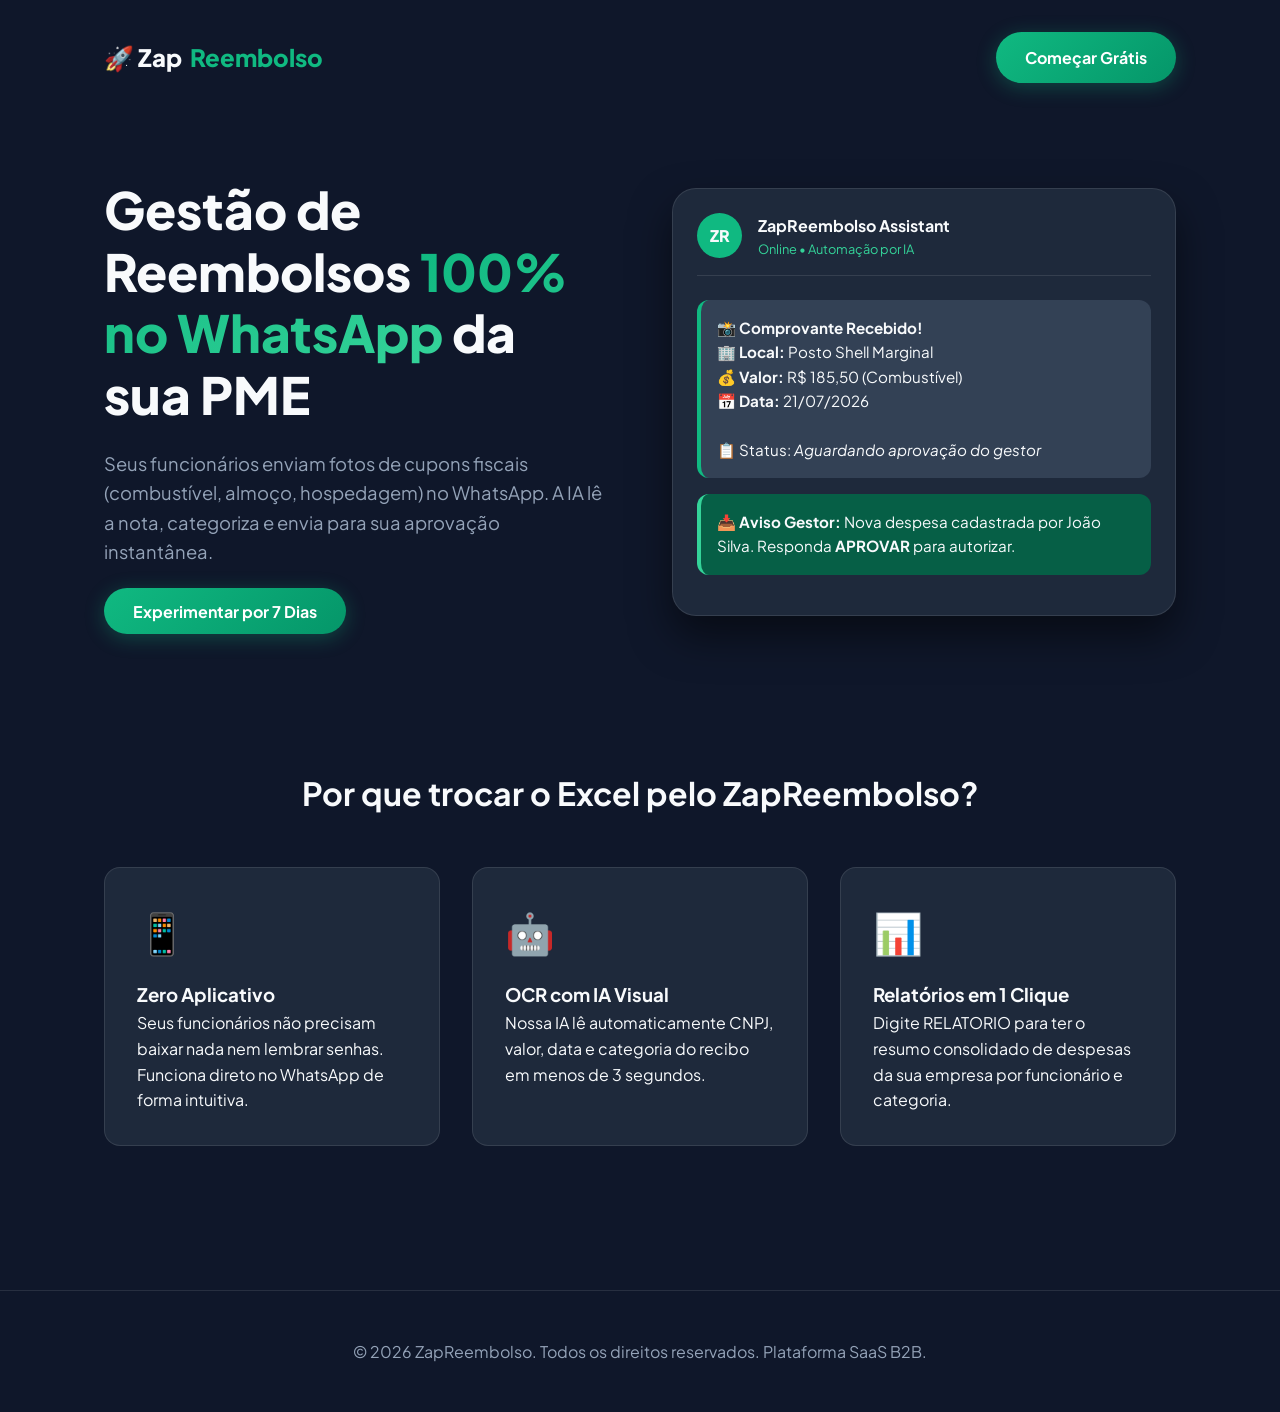
<file: app/static/index.html>
<!DOCTYPE html>
<html lang="pt-BR">
<head>
    <meta charset="UTF-8">
    <meta name="viewport" content="width=device-width, initial-scale=1.0">
    <title>ZapReembolso - Gestão de Despesas e Comprovantes no WhatsApp</title>
    <link rel="preconnect" href="https://fonts.googleapis.com">
    <link rel="preconnect" href="https://fonts.gstatic.com" crossorigin>
    <link href="https://fonts.googleapis.com/css2?family=Plus+Jakarta+Sans:wght@400;600;700;800&display=swap" rel="stylesheet">
    <style>
        :root {
            --bg-dark: #0f172a;
            --card-bg: #1e293b;
            --primary: #10b981;
            --primary-hover: #059669;
            --text-main: #f8fafc;
            --text-muted: #94a3b8;
            --border-color: rgba(255, 255, 255, 0.1);
        }

        * {
            margin: 0;
            padding: 0;
            box-sizing: border-box;
            font-family: 'Plus Jakarta Sans', sans-serif;
        }

        body {
            background-color: var(--bg-dark);
            color: var(--text-main);
            line-height: 1.6;
            overflow-x: hidden;
        }

        header {
            display: flex;
            justify-content: space-between;
            align-items: center;
            padding: 2rem 5%;
            max-width: 1200px;
            margin: 0 auto;
        }

        .logo {
            font-size: 1.5rem;
            font-weight: 800;
            color: var(--text-main);
            display: flex;
            align-items: center;
            gap: 0.5rem;
        }

        .logo span {
            color: var(--primary);
        }

        .btn-primary {
            background: linear-gradient(135deg, #10b981, #059669);
            color: white;
            padding: 0.8rem 1.8rem;
            border-radius: 50px;
            text-decoration: none;
            font-weight: 700;
            transition: all 0.3s ease;
            box-shadow: 0 4px 20px rgba(16, 185, 129, 0.3);
        }

        .btn-primary:hover {
            transform: translateY(-2px);
            box-shadow: 0 6px 25px rgba(16, 185, 129, 0.5);
        }

        .hero {
            padding: 4rem 5%;
            max-width: 1200px;
            margin: 0 auto;
            display: grid;
            grid-template-columns: 1fr 1fr;
            gap: 4rem;
            align-items: center;
        }

        .hero-text h1 {
            font-size: 3.2rem;
            font-weight: 800;
            line-height: 1.2;
            margin-bottom: 1.5rem;
        }

        .hero-text h1 span {
            background: linear-gradient(135deg, #10b981, #34d399);
            -webkit-background-clip: text;
            -webkit-text-fill-color: transparent;
        }

        .hero-text p {
            color: var(--text-muted);
            font-size: 1.15rem;
            margin-bottom: 2rem;
        }

        .phone-mockup {
            background: var(--card-bg);
            border: 1px solid var(--border-color);
            border-radius: 24px;
            padding: 1.5rem;
            box-shadow: 0 20px 40px rgba(0, 0, 0, 0.5);
        }

        .chat-header {
            display: flex;
            align-items: center;
            gap: 1rem;
            padding-bottom: 1rem;
            border-bottom: 1px solid var(--border-color);
            margin-bottom: 1.5rem;
        }

        .avatar {
            width: 45px;
            height: 45px;
            background: var(--primary);
            border-radius: 50%;
            display: flex;
            align-items: center;
            justify-content: center;
            font-weight: 800;
        }

        .chat-msg {
            background: #334155;
            padding: 1rem;
            border-radius: 12px;
            margin-bottom: 1rem;
            font-size: 0.95rem;
            border-left: 4px solid var(--primary);
        }

        .features {
            padding: 5rem 5%;
            max-width: 1200px;
            margin: 0 auto;
        }

        .features-grid {
            display: grid;
            grid-template-columns: repeat(auto-fit, minmax(300px, 1fr));
            gap: 2rem;
            margin-top: 3rem;
        }

        .feature-card {
            background: var(--card-bg);
            border: 1px solid var(--border-color);
            padding: 2rem;
            border-radius: 16px;
            transition: transform 0.3s ease;
        }

        .feature-card:hover {
            transform: translateY(-5px);
        }

        .feature-icon {
            font-size: 2.5rem;
            margin-bottom: 1rem;
        }

        footer {
            text-align: center;
            padding: 3rem 5%;
            color: var(--text-muted);
            border-top: 1px solid var(--border-color);
            margin-top: 4rem;
        }

        @media (max-width: 768px) {
            .hero {
                grid-template-columns: 1fr;
                text-align: center;
            }
            .hero-text h1 {
                font-size: 2.2rem;
            }
        }
    </style>
</head>
<body>
    <header>
        <div class="logo">🚀 Zap<span>Reembolso</span></div>
        <a href="#contato" class="btn-primary">Começar Grátis</a>
    </header>

    <section class="hero">
        <div class="hero-text">
            <h1>Gestão de Reembolsos <span>100% no WhatsApp</span> da sua PME</h1>
            <p>Seus funcionários enviam fotos de cupons fiscais (combustível, almoço, hospedagem) no WhatsApp. A IA lê a nota, categoriza e envia para sua aprovação instantânea.</p>
            <a href="#contato" class="btn-primary">Experimentar por 7 Dias</a>
        </div>
        <div class="phone-mockup">
            <div class="chat-header">
                <div class="avatar">ZR</div>
                <div>
                    <strong>ZapReembolso Assistant</strong>
                    <div style="font-size: 0.8rem; color: #34d399;">Online • Automação por IA</div>
                </div>
            </div>
            <div class="chat-msg">
                📸 <strong>Comprovante Recebido!</strong><br>
                🏢 <strong>Local:</strong> Posto Shell Marginal<br>
                💰 <strong>Valor:</strong> R$ 185,50 (Combustível)<br>
                📅 <strong>Data:</strong> 21/07/2026<br><br>
                📋 Status: <em>Aguardando aprovação do gestor</em>
            </div>
            <div class="chat-msg" style="background: #065f46; border-left-color: #34d399;">
                📥 <strong>Aviso Gestor:</strong> Nova despesa cadastrada por João Silva. Responda <strong>APROVAR</strong> para autorizar.
            </div>
        </div>
    </section>

    <section class="features">
        <h2 style="text-align: center; font-size: 2rem;">Por que trocar o Excel pelo ZapReembolso?</h2>
        <div class="features-grid">
            <div class="feature-card">
                <div class="feature-icon">📱</div>
                <h3>Zero Aplicativo</h3>
                <p>Seus funcionários não precisam baixar nada nem lembrar senhas. Funciona direto no WhatsApp de forma intuitiva.</p>
            </div>
            <div class="feature-card">
                <div class="feature-icon">🤖</div>
                <h3>OCR com IA Visual</h3>
                <p>Nossa IA lê automaticamente CNPJ, valor, data e categoria do recibo em menos de 3 segundos.</p>
            </div>
            <div class="feature-card">
                <div class="feature-icon">📊</div>
                <h3>Relatórios em 1 Clique</h3>
                <p>Digite <code>RELATORIO</code> para ter o resumo consolidado de despesas da sua empresa por funcionário e categoria.</p>
            </div>
        </div>
    </section>

    <footer>
        <p>&copy; 2026 ZapReembolso. Todos os direitos reservados. Plataforma SaaS B2B.</p>
    </footer>
</body>
</html>
</file>
